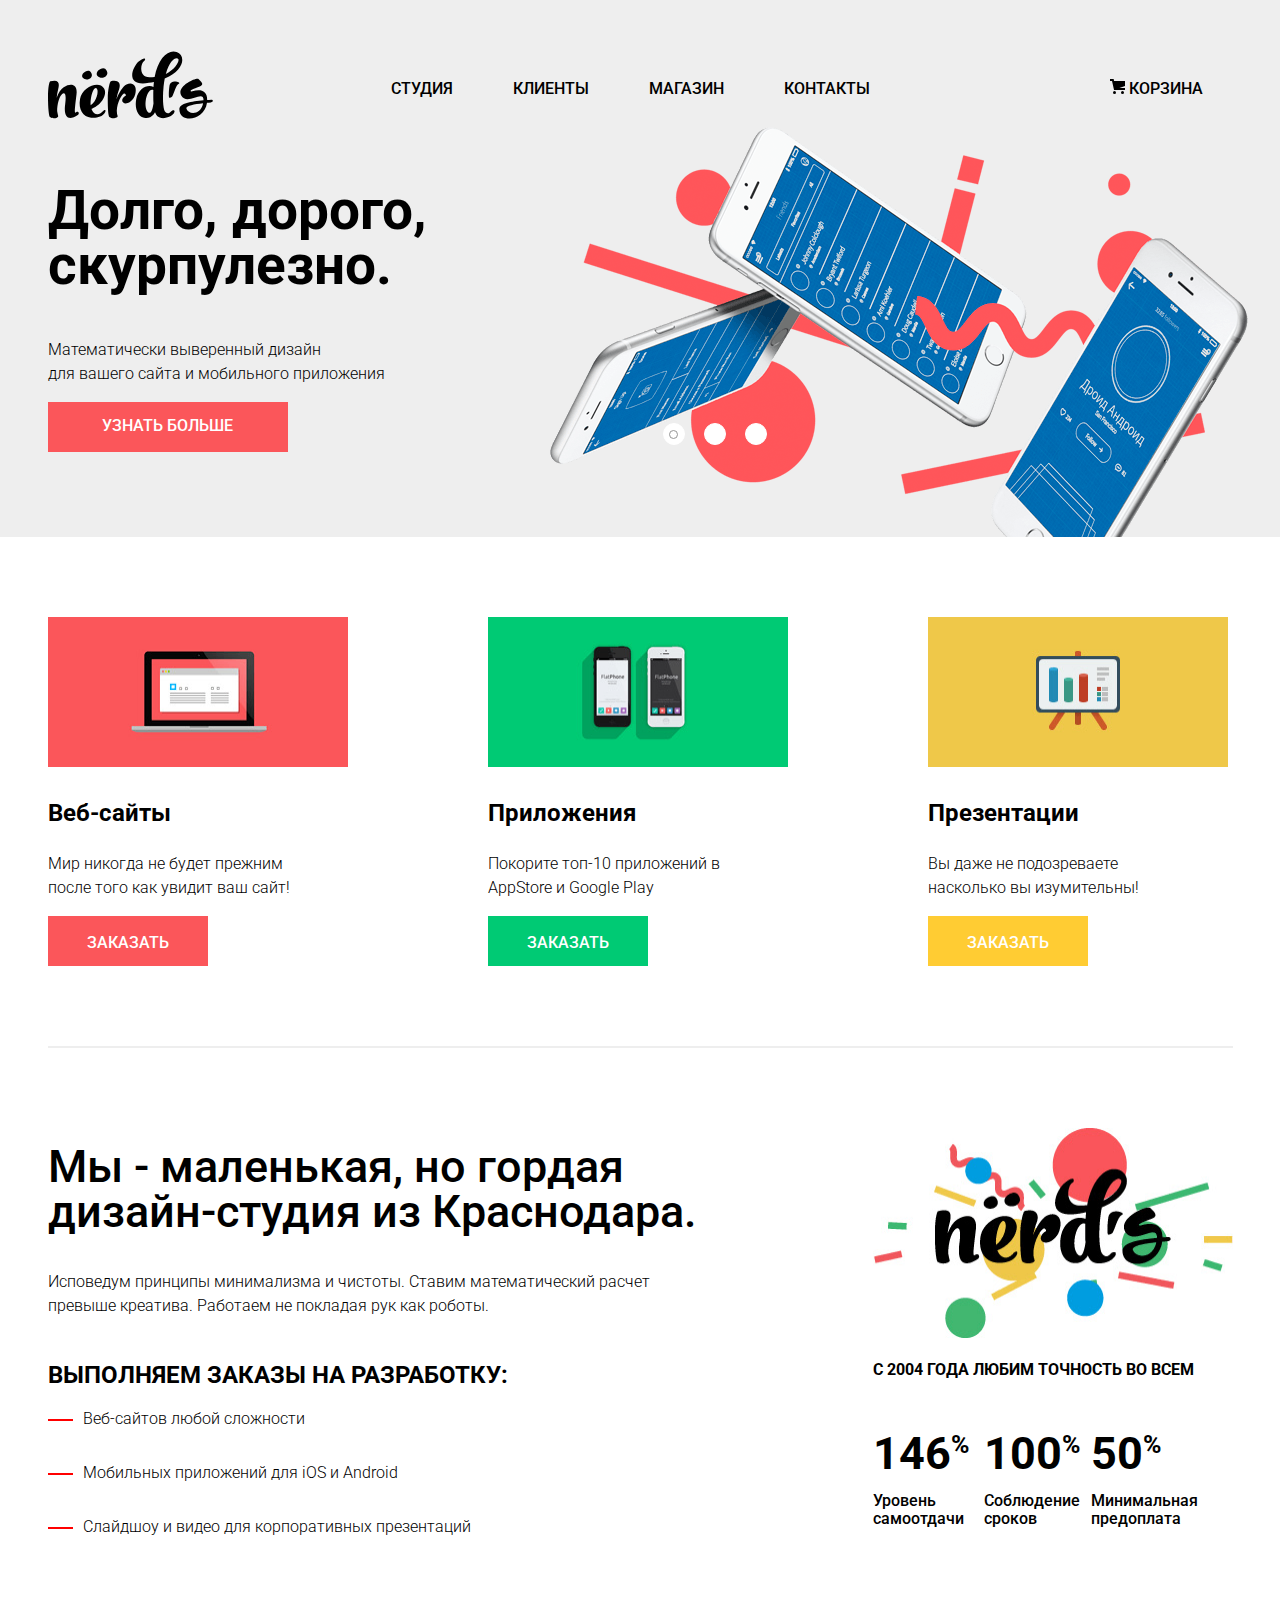
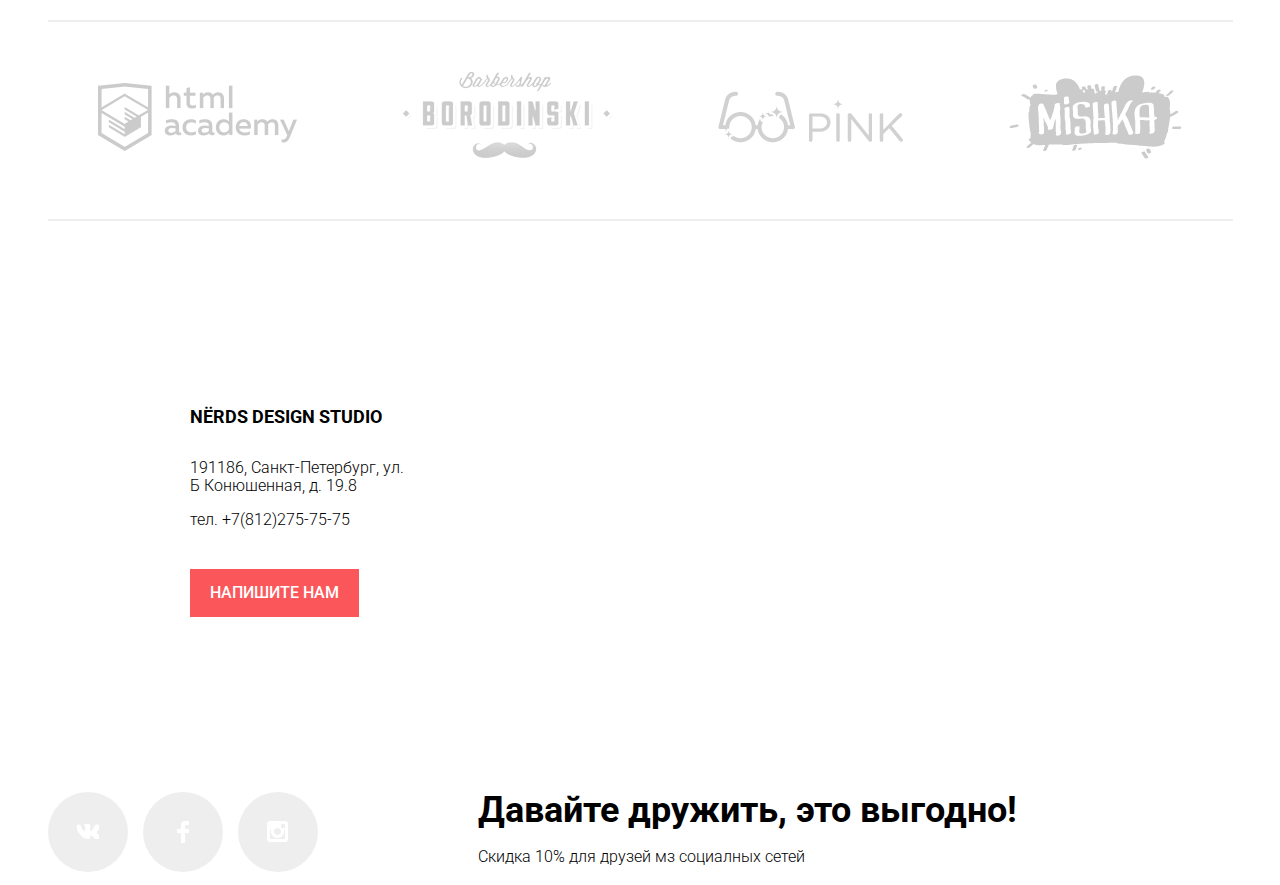
<file: index.html>
<!DOCTYPE html>
<html lang="ru">
<head>
    <meta charset="UTF-8">
    <title>nerds</title>
    <link href="https://fonts.googleapis.com/css?family=Roboto:300,300i,400,400i,500,500i,700,700i&amp;subset=cyrillic" rel="stylesheet">
    <link rel="stylesheet" href="css/style.css"> 
</head>
<body>
        <header class="main_header">
            <nav class="main_navigation container">
                <a><img src="img/nerds-logo.svg" width="165" height="70" alt="наш логотип"> </a>
                <ul class="main_navigation_list">
                    <li class="navigation_item"><a href="studio.html">Студия</a></li>
                    <li class="navigation_item"><a href="customers.html">Клиенты</a></li>
                    <li class="navigation_item"><a href="catalog.html">Магазин</a></li>
                    <li class="navigation_item"><a href="contacts.html">Контакты</a></li>
                </ul>
                <ul class="basket">
                    <li><a href="#"><img src="img/cart-icon.svg"> Корзина</a></li>
                </ul>
            </nav>
           <div class="container">
               <h1 class="visually_hidden">Студия дизайна "Nerd's"</h1>
                <div class="slider">
                   <input type="radio" name="point" id="slide1" checked>
                   <input type="radio" name="point" id="slide2">
                   <input type="radio" name="point" id="slide3">
                   <div class="controls">
                       <label for="slide1"></label>
                       <label for="slide2"></label>
                       <label for="slide3"></label>
                   </div>
                    <div class="slide slide_1">
                        <div class="slide_content">
                            <h2 class="slide_title">Долго, дорого, скурпулезно.</h2>
                            <p class="slide_text">
                                Математически выверенный дизайн <br>
                                 для вашего сайта и мобильного приложения
                            </p>
                        
                        <a class="button slide_button" href="#">Узнать больше</a>
                        </div>
                    </div>
                    
                    <div class="slide slide_2">
                        <div class="slide_content">
                            <h2 class="slide_title">Любим математику как никто другой.</h2>
                            <p class="slide_text">
                                Никакого креатива, только математические формулы  для расчета идеальных формул
                            </p>
                            <a class="button slide_button" href="#">Узнать больше</a>
                        </div>
                    </div>
                    
                    <div class="slide slide_3">
                        <div class="slide_content">
                            <h2 class="slide_title">Только ночь, только хардкор</h2>
                            <p class="slide_text">
                                Работать днем, как все? Мы против этого. Ближе к полуночи работа только начинаеться
                            </p>
                            <a class="button slide_button" href="#">Узнать больше</a>
                        </div>
                    </div>
                </div>
            </div>
        </header>
        <main class="container">
               
                    <section class="services">
                    <h2 class="visually_hidden">Услуги</h2>
                    <ul class="services_list">
                        <li>
                           <img src="img/illustration-1.png" width="300" height="150" alt="сайты">
                            <div class="services_description">
                                <h3>Веб-сайты</h3>
                                <p>Мир никогда не будет прежним после того как увидит ваш сайт!</p>
                            </div>
                            <a class="button button_web" href="#">Заказать</a>
                        </li>
                        <li>
                           <img src="img/illustration-2.png" width="300" height="150" alt="приложения">
                            <div class="services_description">
                                <h3>Приложения</h3>
                                <p>Покорите топ-10 приложений в AppStore и Google Play</p>
                            </div>
                            <a class="button button_apps" href="#">Заказать</a>
                        </li>
                        <li>
                           <img src="img/illustration-3.png" width="300" height="150" alt="Презентации">
                            <div class="services_description">
                                <h3>Презентации</h3>
                                <p>Вы даже не подозреваете насколько вы изумительны!</p>
                            </div>
                            <a class="button button_presentation" href="#">Заказать</a>
                        </li>
                    </ul>
                    
                           </section>
                           <div class="index_column">
                               <div class="column_left">
                                   <p class="motto">
                                                       <b>Мы - маленькая, но гордая дизайн-студия из Краснодара.</b>
                                                       Исповедум принципы минимализма и чистоты. Ставим математический расчет превыше креатива. Работаем не покладая рук как роботы.
                                   </p>
                                   <section class="custom">
                                                       <h2>Выполняем заказы на разработку:</h2>
                                                       <ul class="custom_list">
                                                           <li>Веб-сайтов любой сложности</li>
                                                           <li>Мобильных приложений для iOS и Android</li>
                                                           <li>Слайдшоу и видео для корпоративных презентаций</li>
                                                       </ul>    
                                   </section>
                               </div>
                               
                               <section class="features">
                                                   <img src="img/nerds-illustration.png"  width="360" height="210" alt="лого-2">
                                                   <h2>С 2004 года любим точность во всем</h2>
                                                   <ul class="features_list">
                                                       <li>
                                <b>146<span class="features_symb">%</span></b>
                                <p>Уровень самоотдачи</p>
                                                       </li>
                                                       <li>
                                <b>100<span class="features_symb">%</span></b>
                                <p>Соблюдение сроков</p>
                                                       </li>
                                                       <li>
                                <b>50<span class="features_symb">%</span></b>
                                <p>Минимальная предоплата</p>
                                                       </li>
                                                   </ul>
                               </section>
                           </div>
                           
                           <section class="works">
                                   <h2 class="visually_hidden">Нашы работы</h2>
                    <ul class="works_list">
                        <li class="works_list_item">
                            <a href="#"><img src="img/logo-1.png" alt=""></a> 
                        </li><li class="works_list_item">
                            <a href="#"><img src="img/logo-2.png" alt=""></a> 
                        </li><li class="works_list_item">
                            <a href="#"><img src="img/logo-3.png" alt=""></a> 
                        </li><li class="works_list_item">
                            <a href="#"><img src="img/logo-4.png" alt=""></a> 
                        </li>
                    </ul>
                           </section>
                
    </main>
    <footer class="main_footer">
        
        <div class="map">
            <iframe src="https://www.google.com/maps/embed?pb=!1m18!1m12!1m3!1d1188.3708765075103!2d30.322730786448588!3d59.93888517860278!2m3!1f0!2f0!3f0!3m2!1i1024!2i768!4f13.1!3m3!1m2!1s0x4696310fca5ba729%3A0xea9c53d4493c879f!2z0JHQvtC70YzRiNCw0Y8g0JrQvtC90Y7RiNC10L3QvdCw0Y8g0YPQuy4sIDE5LCDQodCw0L3QutGCLdCf0LXRgtC10YDQsdGD0YDQsywg0KDQvtGB0ZbRjywgMTkxMTg2!5e0!3m2!1suk!2sua!4v1537206661479" width=100% height="415" frameborder="0" style="border:0" allowfullscreen></iframe>
        <section class="contacts">
            <h2>NЁRDS DESIGN STUDIO</h2>
            <p>191186, Санкт-Петербург, ул. Б Конюшенная, д. 19.8</p>
            <p>тел. +7(812)275-75-75</p>
            <a class="button button_write" href="#">Напишите нам</a>
        </section>
        </div>
        <div class="footer_buttom container">
            <ul class="social">
                <li><a href="#">
                <span class="visually_hidden">VK</span></a></li>
                <li><a href="#">
                <span class="visually_hidden">
                Fb</span> 
                </a>
                </li>
                <li><a href="#">
                <span class="visually_hidden">Inst</span> </a></li>
            </ul>
            <div class="friends">
                <b>Давайте дружить, это выгодно!</b>
                <p>Скидка 10% для друзей мз социалных сетей</p>
            </div>
        </div>
    </footer>
    
   <section class="write_us">
            <h2>Напишите нам</h2>
            <form class="write_form" action="" method="post">
                <label class="write_form_input">
                    <span class="form_span">Ваше имя</span>
                    <input type="text" name="name" placeholder="Представтесь пожалуйста">
                </label>
                <label class="write_form_input">
                    <span class="form_span">Ваш e-mail</span>
                    <input type="email" name="email" placeholder="Для отправки ответа">
                </label>
                <p>
                   <label class="write_form_input">
                        <span class="form_span">Текст письма:</span>
                        <textarea name="message" rows="5" placeholder="Для отправки ответа"></textarea>
                    </label>
                </p>
                <button type="submit" class="close">Закрыть</button>
                <button type="submit" class="send">Отправить</button>
            </form>
        </section>
    <script src="js/script.js"></script>
</body>
</html>
</file>
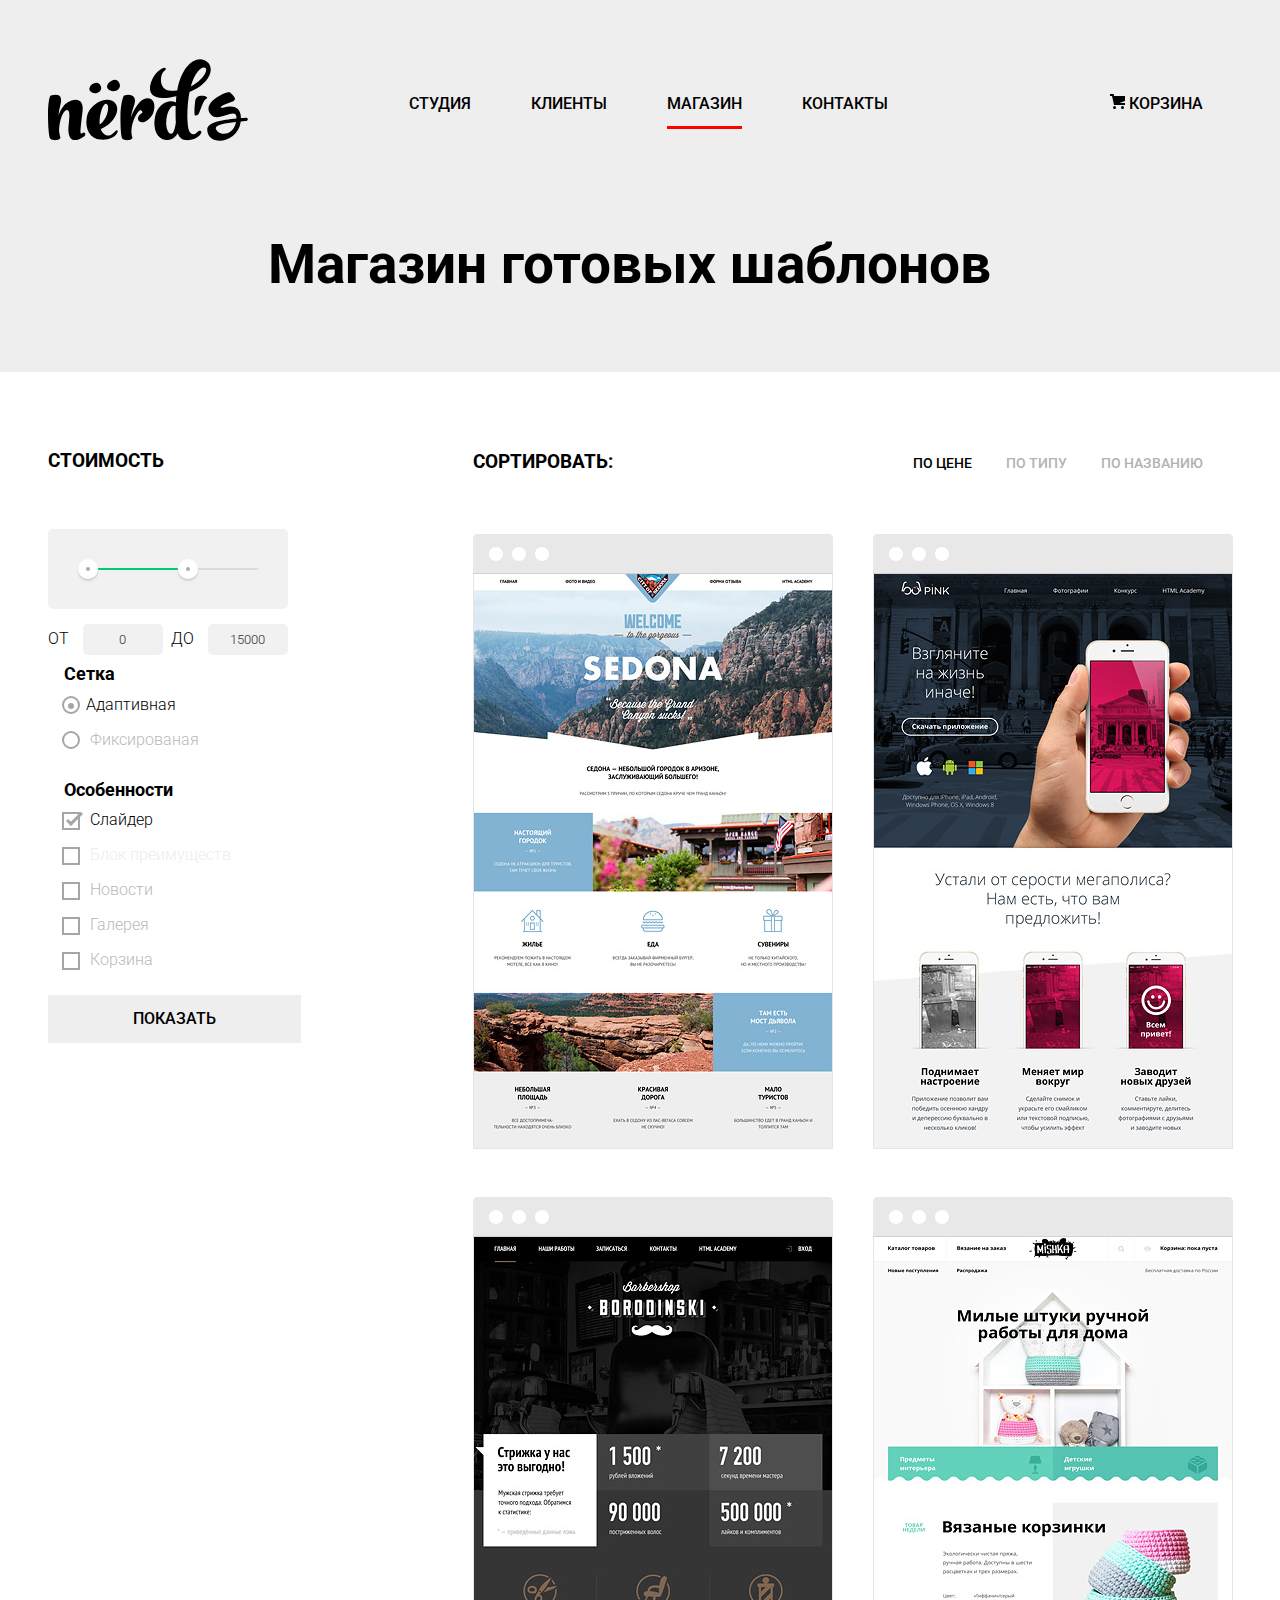
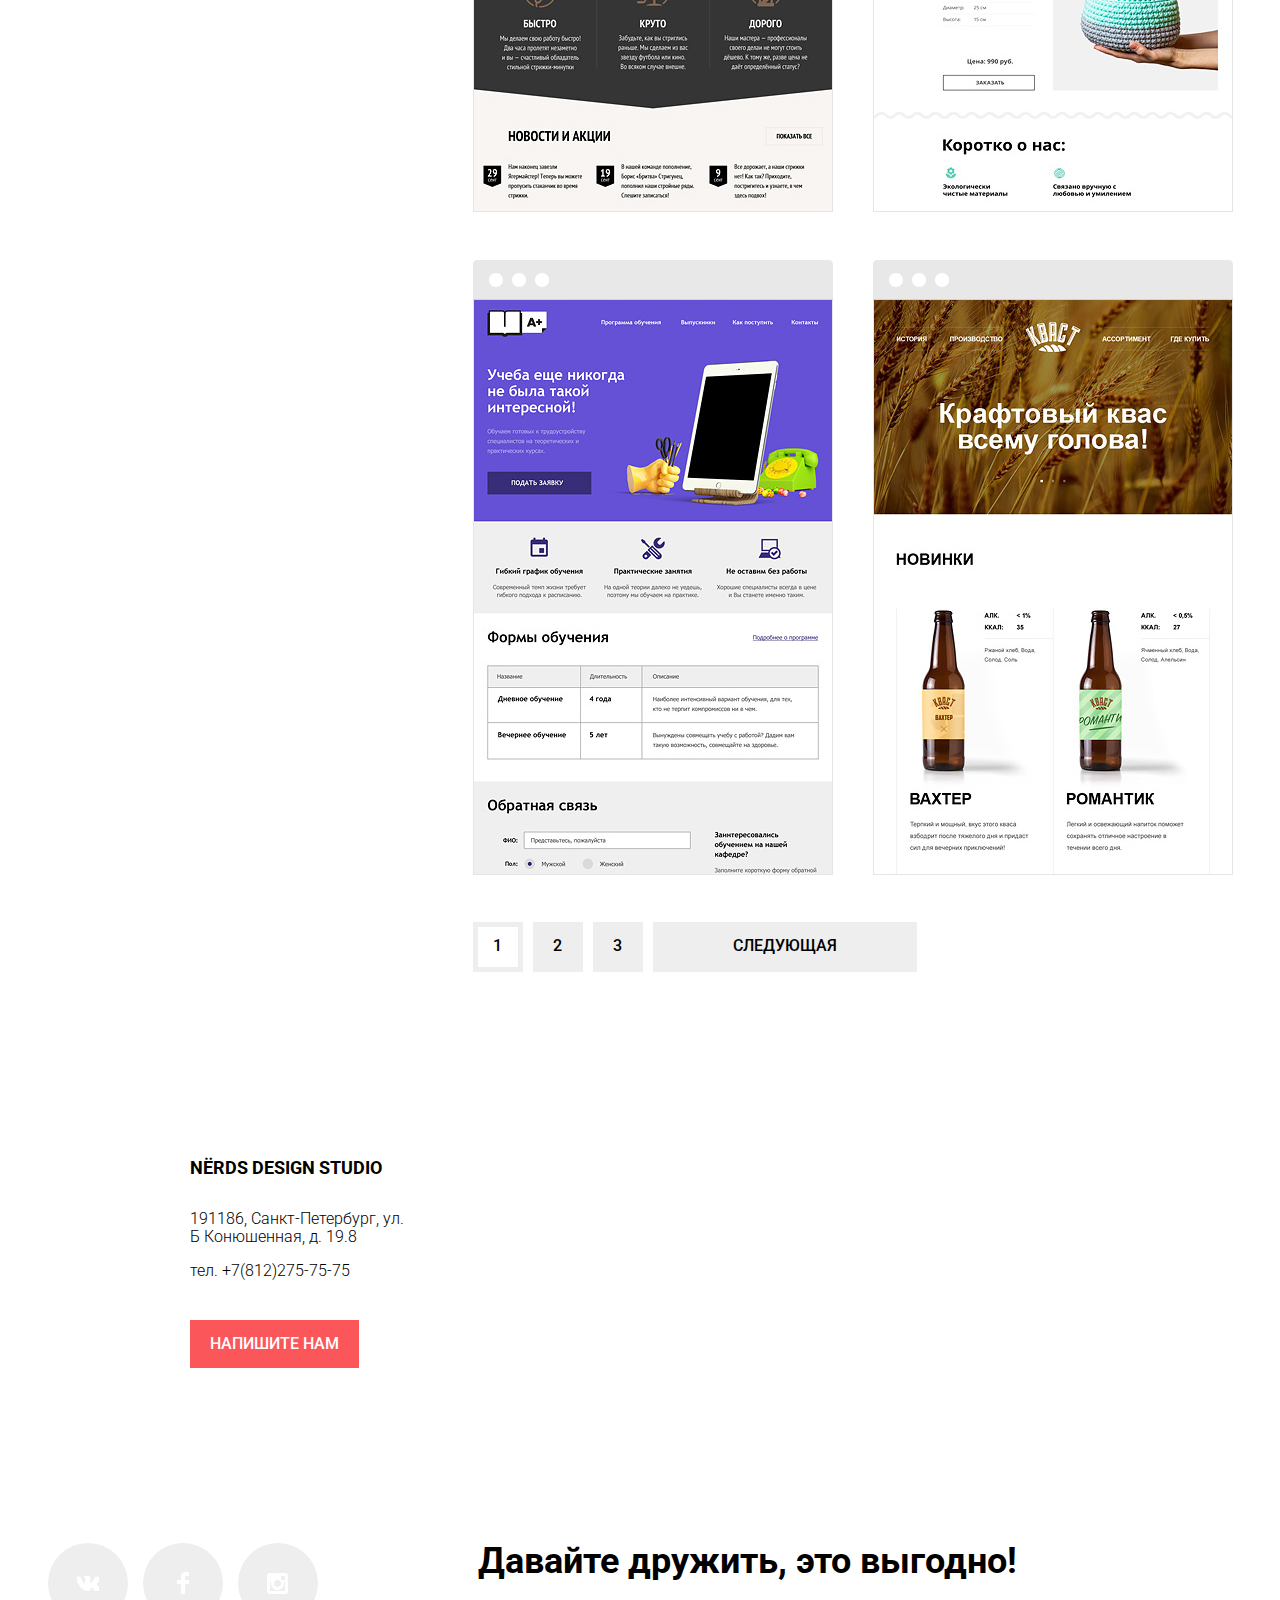
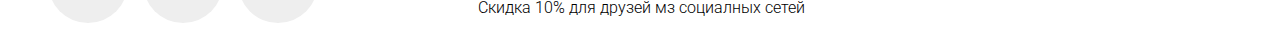
<file: catalog.html>
<!DOCTYPE html>
<html lang="ru">
<head>
    <meta charset="UTF-8">
    <title>nerds</title>
    <link href="https://fonts.googleapis.com/css?family=Roboto:300,300i,400,400i,500,500i,700,700i&amp;subset=cyrillic" rel="stylesheet">
    <link rel="stylesheet" href="css/style.css">
</head>
<body class="inner_page">
    <header class="main_header">
        <nav class="main_navigation container">
            <a href="index.html"><img src="img/nerds-logo.svg" width="200" height="100" alt="наш логотип"> </a>
           <ul class="main_navigation_list">
                <li class="navigation_item"><a href="studio.html">Студия</a></li>
                <li class="navigation_item"><a href="customers.html">Клиенты</a></li>
                <li class="navigation_item navigation_current"><a >Магазин</a></li>
                <li class="navigation_item "><a href="contacts.html">Контакты</a></li>
            </ul>
            <ul class="basket">
                <li><a href="#"><img src="img/cart-icon.svg"> Корзина</a></li>
            </ul>
        </nav>
        <h1 class="page_title container"> Магазин готовых шаблонов</h1>
    </header>
    <main class="container">
        
        <div class="inner_column">
            <section class="filters">
                <h2 class="visually_hidden"></h2>
                <form class="filters_form" action="" method="get">
                   <div class="range_filter">
                   <h3 class="range_title">Стоимость</h3>
                    <div class="range_controls">
                     <div class="scale">
                        <div class="bar" style="margin-left: 0%; width: 60%"></div>
                     </div>
                      <div class="toggle toggle_min"></div>
                      <div class="toggle toggle_max"></div>
                    </div>
                    <div class="price_controls">
                      <label class="min_price">от <input name="min_price" type="text" value="0"></label>
                      <label class="max_price">до <input name="max_price" type="text" value="15000"></label>
                    </div>
                  </div> 
                    <fieldset>
                        <legend class="filters_legend"> Сетка</legend>
                        <ul>
                            <li>
                                <input class="filter_input visually_hidden" type="radio" name="network" value="Adaptive" id="radio1" checked>
                                <label for="radio1" class="filters_radio filters_item"><span>Адаптивная</span>
                                </label>
                            </li>
                            <li>
                                    
                                    <input class="filter_input visually_hidden" type="radio" name="network" value="Fixed" id="radio2">
                                    <label for="radio2" class="filters_radio filters_item">
                                    <span>Фиксированая</span>
                                </label>
                            </li>
                        </ul>
                    </fieldset>
                    <fieldset>
                        <legend class="filters_legend">Особенности</legend>
                        <ul>
                            <li>
                                
                                    <input class="filter_input visually_hidden" type="checkbox" name="Slider" checked id="check1">
                                    <label for="check1" class="filters_check filters_item">
                                    <span>Слайдер</span>
                                </label>
                            </li>
                            <li>
                                    <input class="filter_input visually_hidden" type="checkbox" name="features_block" id="check2" disabled>
                                    <label for="check2" class="filters_check filters_item">
                                    <span>Блок преимуществ</span>
                                </label>
                            </li>
                            <li>
                                    <input class="filter_input visually_hidden" type="checkbox" name="news" id="check3">
                                    <label for="check3" class="filters_check filters_item">
                                    <span>Новости</span>
                                </label>                        
                            </li>
                            <li>
                                    <input class="filter_input visually_hidden" type="checkbox" name="gallery" id="check4">
                                    <label for="check4" class="filters_check filters_item">
                                    <span>Галерея</span>
                                </label>    
                            </li>
                            <li>
                                <input class="filter_input visually_hidden" type="checkbox" name="backet" id="check5">
                                <label for="check5" class="filters_check filters_item">
                                <span>Корзина</span>
                                </label>
                            </li>
                        </ul>
                    </fieldset>
                    <button type="submit" class="button filters_button">Показать</button>
                </form> 
            </section>
            
            <section class="catalog">
            
              <div class="sort">
                  <h3 class="sort_title">Сортировать:</h3>
                  <ul class="sort_list">
                    
                   <li class="sort_option "><a href="#" class="sort_current">По цене</a></li>
                    <li class="sort_option"><a href="#">по типу</a></li> 
                    <li class="sort_option"><a href="#">по названию</a></li>
                    
                   </ul>               
               </div>
            
                <h2 class="visually_hidden">Каталог</h2>
                <ul class="catalog_list">
                    <li class="catalog_item">
                        <img src="img/img-sedona.jpg" alt="sedona">
                        <section class="item_description">
                            <h3>Sedona</h3>
                            <p>Информационный сайт  для туристов</p>
                            <a class="button button_web" href="#">9 900 руб.</a>
                        </section>
                    </li>
                    <li class="catalog_item">
                        <img src="img/img-pink.jpg" alt="pink">
                        <section class="item_description">
                            <h3>Pink App</h3>
                            <p>Продуктовый лендинг приложения для iOS и Android</p>
                            <a class="button button_web" href="#">9 900 руб.</a>
                        </section>
                    </li>
                    <li class="catalog_item">
                        <img src="img/img-barbershop.jpg" alt="barbershop">
                         <section class="item_description">
                            <h3>Pink App</h3>
                            <p>Продуктовый лендинг приложения для iOS и Android</p>
                            <a class="button button_web" href="#">9 900 руб.</a>
                        </section>
                    </li>
                    <li class="catalog_item">
                        <img src="img/img-mishka.jpg" alt="mishka">
                         <section class="item_description">
                            <h3>Pink App</h3>
                            <p>Продуктовый лендинг приложения для iOS и Android</p>
                            <a class="button button_web" href="#">9 900 руб.</a>
                        </section>
                    </li>
                    <li class="catalog_item">
                        <img src="img/img-aplus.jpg" alt="aplus">
                         <section class="item_description">
                            <h3>Pink App</h3>
                            <p>Продуктовый лендинг приложения для iOS и Android</p>
                            <a class="button button_web" href="#">9 900 руб.</a>
                        </section>
                    </li>
                    <li class="catalog_item">
                        <img src="img/img-kvast.jpg" alt="kvast">
                         <section class="item_description">
                            <h3>Pink App</h3>
                            <p>Продуктовый лендинг приложения для iOS и Android</p>
                            <a class="button button_web" href="#">9 900 руб.</a>
                        </section>
                    </li>
                </ul>
                <ul class="pagination_list">
                        <li class="pagination_item current"><a >1</a></li>
                        <li class="pagination_item "><a href="#">2</a></li>
                        <li class="pagination_item"><a href="#">3</a></li>
                        <li class="pagination_item"><a href="#">Следующая</a></li>
                </ul>
            </section>
        </div>
    </main>
    
    
    <footer class="main_footer">
        
        <div class="map">
            <iframe src="https://www.google.com/maps/embed?pb=!1m18!1m12!1m3!1d1188.3708765075103!2d30.322730786448588!3d59.93888517860278!2m3!1f0!2f0!3f0!3m2!1i1024!2i768!4f13.1!3m3!1m2!1s0x4696310fca5ba729%3A0xea9c53d4493c879f!2z0JHQvtC70YzRiNCw0Y8g0JrQvtC90Y7RiNC10L3QvdCw0Y8g0YPQuy4sIDE5LCDQodCw0L3QutGCLdCf0LXRgtC10YDQsdGD0YDQsywg0KDQvtGB0ZbRjywgMTkxMTg2!5e0!3m2!1suk!2sua!4v1537206661479" width=100% height="415" frameborder="0" style="border:0" allowfullscreen></iframe>
        <section class="contacts">
            <h2>NЁRDS DESIGN STUDIO</h2>
            <p>191186, Санкт-Петербург, ул. Б Конюшенная, д. 19.8</p>
            <p>тел. +7(812)275-75-75</p>
            <a class="button button_write" href="#">Напишите нам</a>
        </section>
        </div>
        <div class="footer_buttom container">
            <ul class="social">
                <li><a href="#">
                <span class="visually_hidden">VK</span></a></li>
                <li><a href="#">
                <span class="visually_hidden">
                Fb</span> 
                </a>
                </li>
                <li><a href="#">
                <span class="visually_hidden">Inst</span> </a></li>
            </ul>
            <div class="friends">
                <b>Давайте дружить, это выгодно!</b>
                <p>Скидка 10% для друзей мз социалных сетей</p>
            </div>
        </div>
    </footer>
    
   <section class="write_us">
            <h2>Напишите нам</h2>
            <form class="write_form" action="" method="post">
                <label class="write_form_input">
                    <span class="form_span">Ваше имя</span>
                    <input type="text" name="name" placeholder="Представтесь пожалуйста">
                </label>
                <label class="write_form_input">
                    <span class="form_span">Ваш e-mail</span>
                    <input type="email" name="email" placeholder="Для отправки ответа">
                </label>
                <p>
                   <label class="write_form_input">
                        <span class="form_span">Текст письма:</span>
                        <textarea name="message" rows="5" placeholder="Для отправки ответа"></textarea>
                    </label>
                </p>
                <button type="submit" class="close">Закрыть</button>
                <button type="submit" class="send">Отправить</button>
            </form>
        </section>
    <script src="js/script.js"></script>
</body>
</html>
</file>
<file: css/style.css>
@-webkit-keyframes popup{
    0%{
        -webkit-transform: translateX(-1000px);
                transform: translateX(-1000px);
        -webkit-transform: scale(0.3);
                transform: scale(0.3)
    }
    50{
        -webkit-transform: translateX(-500px);
                transform: translateX(-500px);
        -webkit-transform: scale(0.5);
                transform: scale(0.5)
    }
    100%{
        -webkit-transform: translate(-100px 50px);
                transform: translate(-100px 50px);
        -webkit-transform: scale();
                transform: scale()
    }
}

@keyframes popup{
    0%{
        -webkit-transform: translateX(-1000px);
                transform: translateX(-1000px);
        -webkit-transform: scale(0.3);
                transform: scale(0.3)
    }
    50{
        -webkit-transform: translateX(-500px);
                transform: translateX(-500px);
        -webkit-transform: scale(0.5);
                transform: scale(0.5)
    }
    100%{
        -webkit-transform: translate(-100px 50px);
                transform: translate(-100px 50px);
        -webkit-transform: scale();
                transform: scale()
    }
}

body, html{
    padding: 0;
    margin: 0;
    
    font-family: "Roboto", Arial sans-serif;
    font-size: 16px;
    font-weight: 300;
    line-height: 24px;
}

a{
    text-decoration: none;
    text-transform: uppercase;
    font-weight: 500;
}

.visually_hidden {
  position: absolute;
  clip: rect(0 0 0 0);
  width: 1px;
  height: 1px;
  margin: -1px;
}
.main_header{
    background-color:  #eeeeee;
    margin: 0;
    margin-bottom: 80px;
    
}



.container{
    width: 1185px;
    margin: 0 auto;
    padding: 10 0;
}

.main_header .container{
    margin: 0 auto;
}

main{
    margin-top: 0px;
}

.gray_background{
    background-color:  #eeeeee;
}

.main_header .main_navigation{
    display: -webkit-box;
    display: -ms-flexbox;
    display: flex;
    -webkit-box-pack: start;
        -ms-flex-pack: start;
            justify-content: flex-start;
    -webkit-box-pack: justify;
        -ms-flex-pack: justify;
            justify-content: space-between;
    padding-top: 50px;
    color: #000000;
    background-color: #eeeeee;
}

.main_navigation a:active{
    opacity: 0.3;
}

.main_navigation_list{
    margin: 0;
    padding: 0;
    display: -webkit-box;
    display: -ms-flexbox;
    display: flex;
    -ms-flex-wrap: wrap;
        flex-wrap: wrap;
    -webkit-box-align: center;
        -ms-flex-align: center;
            align-items: center;
    width: 570px;
}



.main_navigation_list,
.basket{
    padding: 0;
    margin: 0;
    list-style: none;
}

.basket {
    display: -webkit-box;
    display: -ms-flexbox;
    display: flex;
    -webkit-box-align: center;
        -ms-flex-align: center;
            align-items: center;
}

.navigation_item a{
    display: block;
    padding: 0;
}

.navigation_item a,
.basket a{
    display: block;
    padding: 10px 30px;
    font-size: 16px;
    line-height: 30px;
    color: #000000;
    margin-bottom: 0px;
}

.navigation_item a:hover,
.basket a:hover,
.navigation_item a:focus,
.basket a:focus{
    color: #fb565a;
}

.navigation_item a:active,
.basket a:active{
    color: #a6a6a6;    
}

.navigation_current a:active,
.navigation_current a:focus,
.navigation_current a:hover{
    color: #000;
}

.navigation_current{
    position: relative;
}

.navigation_current::after{
    content: '';
    position: absolute;
    bottom: 0;
    right: 30px;
    left: 30px;
    height: 3px;
    background-color: red;
    
}

.slider{
    position: relative;
    width: 1200px;
    height: 410px;
}

.slider > input{
    display: none;
}

.slide{
    width: 100%;
    height: 100%;
    display: none;
}

.controls{
    position: absolute;
    bottom: 85px;
    left: 50%;
}

.controls label{
    cursor: pointer;
    display: inline-block;
    position: relative;
    width: 20px;
    height: 20px;
    margin-left: 15px;
    background-color: white;
    border: 1px solid white;
    border-radius: 50%;
}

#slide1:checked ~ .controls label:nth-child(1)::before,
#slide2:checked ~ .controls label:nth-child(2)::before,
#slide3:checked ~ .controls label:nth-child(3)::before{
    content: "";
    position: absolute;
    top: 6px;
    left: 5px;
    height: 7px;
    width: 7px;
    border: 1px solid #959595;
    border-radius: 50%;
}

#slide1:checked ~ .slide_1,
#slide2:checked ~ .slide_2,
#slide3:checked ~ .slide_3{
    display: block;
}

.slide_content{
    width: 520px;
    height: 345px;
    padding-top: 10px;
    padding-bottom: 80px;
}

.slide_title{
    font-size: 55px;
    line-height: 55px;
}

.slide_text{
    font-size: 16px;
    line-height: 24px;
}

.slide_button,
.contacts .button{
    font-size: 16px;
    line-height: 18px;
    color: #ffffff;
    text-align: center;
    background-color: #fb565a;
}

.slider a{
    display: block;
    -webkit-box-sizing: border-box;
            box-sizing: border-box;
    width: 240px;
    height: 50px;
    padding: 15px 20px;
    
}

.slide_button:focus,
.slide_button:hover,
.contacts .button:hover,
.contacts .button:focus{
    background-color: #e74246; 
}

.slide_button:active,
.contacts .button:active{
    color: #e26f72;
    background-color: #d7373b; 
}

.slide_1{
    background-image: url(../img/slide1.png);
    background-repeat: no-repeat;
    background-position: 100% 0%;
}

.slide_2{
    background-image: url(../img/slide2.png);
    background-repeat: no-repeat;
    background-position: 100% 100%;
}

.slide_3{
    background-image: url(../img/slide3.png);
    background-repeat: no-repeat;
    background-position: 100% 100%;
}

.services{
    margin-bottom: 80px;
}

.services_list{
    display: -webkit-box;
    display: -ms-flexbox;
    display: flex;
    -webkit-box-pack: justify;
        -ms-flex-pack: justify;
            justify-content: space-between;
    margin: 0;
    padding: 0;
    list-style: none;
}

.services_list li{
    width: 305px;
}

.services_description{
    margin: 0;
    padding: 0;
    width: 260px;
}

.services_list h3{
    font-size: 24px;
    line-height: 30px;
}

.services .button{
    color: #ffffff;
    text-align: center;
}

.services a{
    display: block;
    -webkit-box-sizing: border-box;
            box-sizing: border-box;
    width: 160px;
    height: 50px;
    padding: 15px 20px;
}

.button_web{
    background-color: #fb565a;
}

.button_web:hover,
.button_web:focus{
    background-color: #e74246;
}

.button_web:active{
    background-color: #d7373b;
    -webkit-box-shadow: 0px 3px 10px 0px black inset;
            box-shadow: 0px 3px 10px 0px black inset;
}

.button_apps{
    background-color: #00ca74;
}

.button_apps:hover,
.button_apps:focus{
    background-color: #00bc6c;
}

.button_apps:active{
    background-color: #00aa62;
    -webkit-box-shadow: 0px 3px 10px 0px black inset;
            box-shadow: 0px 3px 10px 0px black inset;
}

.button_presentation{
    background-color: #ffcc33;
}

.button_presentation:hover,
.button_presentation:focus{
    background-color: #eab534;
}

.button_presentation:active{
    background-color: #e5a722;
    -webkit-box-shadow: 0px 3px 10px 0px black inset;
            box-shadow: 0px 3px 10px 0px black inset;
}
.index_column{
    display: -webkit-box;
    display: -ms-flexbox;
    display: flex;
    -webkit-box-pack: justify;
        -ms-flex-pack: justify;
            justify-content: space-between;
    border-top: 2px solid #eee;
    padding-top: 80px;
}

.column_left{
    width: 660px;
}

.features{
    width: 360px;
}

.motto b{
    display: block;
    margin: 0;
    margin-bottom: 36px;
    font-size: 45px;
    font-weight: 500;
    line-height: 45px;
}

.custom{
    margin-top: 45px;
}

.custom_list{
    margin: 0;
    padding: 0;
    list-style: inside none;
}

.custom_list li:not(:nth-child(1)){
    padding-top: 30px;
}

.custom_list li::before{
    content: "";
    display: inline-block;
    vertical-align: middle;
    margin-right: 10px;
    width: 25px;
    height: 2px;
    background-color: red;
}

.custom h2{
    text-transform: uppercase;
}

.features h2{
    text-transform: uppercase;
    font-weight:700;
    font-size: 16px;
    line-height: 24px;
    padding-bottom: 44px
}

.features_list{
    margin: 0px;
    padding: 0px;
    display: -webkit-box;
    display: -ms-flexbox;
    display: flex;
    list-style: none;
}

.features b{
    font-size: 45px;
    font-weight: 700;
    line-height: 10.06px;
}

.features_symb{
    vertical-align: super; 
    font-size: 25px;
}

.features p{
    font-weight: 500;
    line-height: 18px;
}

.works{
    margin-top: 76px;
    margin-bottom: 76px;
    border-top: 2px solid #eee;
    border-bottom: 2px solid #eee;

    padding: 50px;
}

.works_list{
    margin: 0;
    padding: 0;
    list-style: none;
    display: -webkit-box;
    display: -ms-flexbox;
    display: flex;
    -webkit-box-pack: justify;
        -ms-flex-pack: justify;
            justify-content: space-between;
    -webkit-box-align: center;
        -ms-flex-align: center;
            align-items: center
}

.works_list li{
    opacity: 0.2;
}

.works_list li:focus,
.works_list li:hover {
    opacity: 1;
}

.works_list li:active{
    opacity: 0.1;
}

.contacts{
    background-color: #FFFFFF;
}

.contacts h2{
    font-size: 18px;
    line-height: 30px;
    font-weight: 700;
}

.contacts p{
    line-height: 18px;
}

.footer_buttom{
    display: -webkit-box;
    display: -ms-flexbox;
    display: flex;
    -webkit-box-pack: start;
        -ms-flex-pack: start;
            justify-content: flex-start;
    margin-top: 80px;
}


.social{
    display: -webkit-box;
    display: -ms-flexbox;
    display: flex;
    margin: 0;
    padding: 0;
    margin-right: 145px;
    list-style: none;
}

.social li{
    display: -webkit-box;
    display: -ms-flexbox;
    display: flex;
    background-color: #eee;
    -webkit-box-pack: center;
        -ms-flex-pack: center;
            justify-content: center;
    -webkit-box-align: center;
        -ms-flex-align: center;
            align-items: center;
    width: 80px;
    height: 80px;
    margin-right:  15px;
    border-radius: 50%;
}

.social a{
    display: block;
    width: 22px;
    height: 22px;
    background-repeat: no-repeat;
    background-position: center;
}

.social li:nth-of-type(1) a{
    background-image: url(../img/vk-icon.png);
}

.social li:nth-of-type(2) a{
    background-image: url(../img/fb-icon.png)
}

.social li:nth-of-type(3) a{
    background-image: url(../img/insta-icon.png);
}

.social li:hover,
.social li:focus{
    background-color: #e74246;
}

.social li:active{
    background-color: #d7373b;
}

.social li:active a{
    opacity: 0.2;
}

.friends b{
    font-size: 36px;
    font-weight: 700;
    line-height: 36px;
}

.write_us{
    position: fixed;
    top: 120px;
    left: 25%;
    -webkit-box-sizing: border-box;
            box-sizing: border-box;
    width: 965px;
    height: 595px;
    right: auto;
    background-color: #fff;
    padding: 75px 85px;
    -webkit-box-shadow: 0px 10px 15px 10px rgba(0,0,0,0.3);
            box-shadow: 0px 10px 15px 10px rgba(0,0,0,0.3);
    display: none;
}

.write_us h2{
    font-size: 45px;
    line-height: 45px;
    font-weight: 500;
}

.write_us span{
    font-weight: 700;
    line-height: 18px;
}

.write_us input,
.write_us textarea{
    display: block;
    font: inherit;
    border: 2px solid #d7dcde;
}

.write_form{
    display: -webkit-box;
    display: -ms-flexbox;
    display: flex;
    -ms-flex-wrap: wrap;
        flex-wrap: wrap;
    -webkit-box-pack: justify;
        -ms-flex-pack: justify;
            justify-content: space-between;
    width: 765px;
}

.write_us input{
    width: 360px;
}


.write_us textarea{
    width: 760px;
    height: 115px;
}

.write_us input:hover,
.write_us textarea:hover{
    border-color: #b4b9bb;
}

.write_us input:focus,
.write_us textarea:focus{
    border-color: #000000;
    outline: none;
}

.write_us input:invalid,
.write_us textarea:invalid{
    border-color: #e74246
}

.write_us .close{
    position: absolute;
    top: 90px;
    right: 105px;
    font-size: 0;
    width: 25px;
    height: 25px;
    background-color: transparent;
    background-image: url(../img/close-cross.svg);
    background-repeat: no-repeat;
    opacity: 0.5;
    border: none;
    background-position: 0 0;
    cursor: pointer;
}

.write_us .close:hover,
.write_us .close:focus{
    opacity: 1;
}

.write_us .close:active{
    opacity: 0.1;
}

.write_us .send,
.filters_button{
    font: inherit;
    font-size: 16px;
    line-height: 18px;
    color: #fff;
    border: none;
    text-transform: uppercase;
    background-color: #fb565a;
    padding: 15px 85px;
}

.write_us .send:hover,
.write_us .send:focus,
.filters_button:hover,
.filters_button:focus{
    background-color: #e74246;
}

.write_us .send:active,
.filters_button:active{
    background-color: #d7373b;
    -webkit-box-shadow: 0px 3px 10px 0px rgba(0, 0, 0, 0.3) inset;
            box-shadow: 0px 3px 10px 0px rgba(0, 0, 0, 0.3) inset
}

/*inner page!!*/

.inner_page h1{
    display: block;
    -webkit-box-sizing: border-box;
            box-sizing: border-box;
    color: #000000;
    font-size: 55px;
    line-height: 55px;
    padding: 80px;
    padding-left: 220px;
    padding-right: 220px;
    background-color: #eeeeee;
}

.inner_page .main_header{
    margin-bottom: 59px;
}

.inner_column{
    display: -webkit-box;
    display: -ms-flexbox;
    display: flex;
    -webkit-box-pack: justify;
        -ms-flex-pack: justify;
            justify-content: space-between;
}

.filters{
    margin-top: 20px;
    line-height: 20px;
}

.filters fieldset{
    border: none;
}

.filters ul{
    margin: 0;
    padding: 0;
    list-style: none;
}

.filters .filters_legend{
    font-size: 18px;
    font-weight: 700;
    line-height: 30px;
}



.filters li{
    margin-bottom: 15px;
}

.filters_item{
    color: #b8b8b8;
    position: relative;
}

.filters_radio::before{
    content: "";
    display: inline-block;
    position: relative;
    padding: 0;
    margin: 0;
    width: 14px;
    height: 14px;
    background-color: #fff;
    border: 2px solid #a6a6a6;
    vertical-align: middle;
    border-radius: 50%;
    margin-right: 6px;
}

.filter_input[type="radio"]:checked ~ label::after{
    content: "";
    position: absolute;
    width: 6px;
    top: 8px;
    left: 6px;
    height: 6px;
    border-radius: 50%;
    background-color: #a6a6a6;
}

.filters_check::before{
    content: "";
    display: inline-block;
    position: relative;
    padding: 0;
    margin: 0;
    width: 14px;
    height: 14px;
    background-color: #fff;
    border: 2px solid #a6a6a6;
    vertical-align: middle;
    margin-right: 6px;
}

.filter_input[type="checkbox"]:checked ~ label::after{
    content: "";
    position: absolute;
    width: 4px;
    top: -1px;
    left: 9px;
    height: 14px;
    border-bottom: 3px solid #a6a6a6;
    border-right: 3px solid #a6a6a6;
    -webkit-transform: rotate(45deg);
        -ms-transform: rotate(45deg);
            transform: rotate(45deg);
}

.filter_input:checked+label{
    color: #000000;
}

.filter_input:disabled + label{
    color: #ededed;
}



.filters_button{
    color: #000;
    background-color: #eeeeee;
    text-transform: uppercase;
    line-height: 18px;
    font-family: "Roboto", Arial, sans-serif;
    font-weight: 500;
    text-align: center;
}

.filters_button:hover,
.filters_button:focus{
    background-color: #dfdfdf;
    outline: none;
}

.filters_button:active{
    color: #959595;
    
}

.catalog_list{
    display: -webkit-box;
    display: -ms-flexbox;
    display: flex;
    -ms-flex-wrap: wrap;
        flex-wrap: wrap;
    width: 760px;
    -webkit-box-pack: justify;
        -ms-flex-pack: justify;
            justify-content: space-between;
}

.catalog_list{
    margin: 0;
    padding: 0;
    
    list-style: none;
}

.catalog_item{
    position: relative;
    width: 360px;
    margin-right: 20px;
    padding-bottom: 0px;
    padding-top: 40px;
    margin-bottom: 40px;
}

.catalog_item:hover{
    
    -webkit-box-shadow: 0px 5px 15px 0px grey;
    
            box-shadow: 0px 5px 15px 0px grey;
}

.catalog_item::before{
    content: "";
    width: 100%;
    height: 40px;
    position: absolute;
    top: 1px;
    background-image: url(../img/browser.svg);
    opacity: 0.12;
}

.item_description{
    position: absolute;
    -webkit-box-sizing: border-box;
            box-sizing: border-box;
    bottom: 0px;
    width: inherit;
    padding: 65px;
    padding-top: 30px;
    padding-bottom: 40px;
    background-color: #eee;
    
    display: none;
}



.catalog_item:hover .item_description{
    display: block;
}

.item_description h3{
    padding: 0;
    margin: 0;
    font-size: 18px;
    line-height: 30px;
    text-align: center;
    text-transform: uppercase;
}

.item_description p{
    margin: 20px 0px;
    padding: 0px;
    text-align: center;   
}

.item_description a{
    display: inline-block;
    color: #fff;
    text-align: center;
    padding: 17px 60px;
    margin-left: 15px;
}

.item_description a:hover{
    background-color: #e74246;
}

.item_description a:active{
    background-color: #d7373b;
    -webkit-box-shadow: 0px 3px 10px 0px black inset;
            box-shadow: 0px 3px 10px 0px black inset;
}

.catalog_item:hover::before{
    opacity: 1;
}

.catalog_item:nth-child(2n){
    margin-right: 0px;
}

.pagination_list{
    margin: 0;
    padding: 0;
    display: -webkit-box;
    display: -ms-flexbox;
    display: flex;
    list-style: none;
   
}

.pagination_list a{
    padding: 0;
    margin: 0;
    display: inline-block;
    -webkit-box-sizing: border-box;
            box-sizing: border-box;
     color: #000000;
    line-height: 18px;
    background-color: #eeeeee;
    text-align: center;
    padding-top: 15px;
    margin-right: 10px;
    min-width: 50px;
    height: 50px;
}

.pagination_list .current a,
.pagination_list .current:hover a,
.pagination_list .current:focus a,
.pagination_list .current:active a{
    border: 5px solid #eee;
    padding-top: 10px;
    background-color: #fff;
}

.pagination_list a:hover,
.pagination_list a:focus{
    background-color: #dfdfdf;
}

.pagination_list a:active{
     color: #959595;
   
}

.pagination_list li:last-of-type a{
    padding: 15px 80px;
}

.pagination_item_current a,
.pagination_item_current a:active,
.pagination_item_current a:hover,
.pagination_item_current a:focus{
    background-color: #ffffff;
    border: 1px solid #eeeeee;
}

.map{
    margin: 0;
    padding: 0;
    margin-bottom: 75px;
    position: relative;
    width: 100%;
    height: 415px;
}

.main_footer .contacts{
    position: absolute;
    top: 55px;
    left: 135px;
    -webkit-box-sizing: border-box;
            box-sizing: border-box;
    width: 325px;
    height: 310px;
    padding: 50px 55px;
}

.conatacts p{
    font-size: 16px;
    line-height: 18px;
    margin: 20px 0px;
    text-align: center;
}



.contacts h2{
    margin: 0;
    padding: 0;
    font-size: 18px;
    line-height: 30px;
    margin-bottom: 27px;
}

.button_write{
    -webkit-box-sizing: border-box;
            box-sizing: border-box;
    display: inline-block;
    padding: 15px 20px;
    margin-top: 24px;
}

.modal_show{
    display: block;
    -webkit-animation-name: popup;
            animation-name: popup;
    -webkit-animation-duration: 1s;
            animation-duration: 1s;
}

.inner_page main{
    margin-bottom: 76px;
}

.range_filter {
  width: 240px; 
    
  text-transform: uppercase;
}

.range_title{
    margin-top: 0px;
    margin-bottom: 58px;
}

.range_controls{
    position: relative;
    height: 80px;
    margin-bottom: 15px;
    padding: 0 30px;
    background: #f1f1f1;
    border-radius: 5px;
    overflow: hidden;
}

.range_controls .scale{
    margin-top: 39px;
    height: 2px;
    background-color: #d7dcde;
}

.range_controls .bar{
    height: 2px;
    background-color: #00ca74;
}

.range_controls .toggle{
    position: absolute;
    top:30px;
    left: 30px;
    width: 4px;
    height: 4px;
    border: 8px solid white;
    background-color: #ababab;
    cursor: pointer;
    border-radius: 50%;
    -webkit-box-shadow: 0 2px 2px 0 #cfcfcf;
            box-shadow: 0 2px 2px 0 #cfcfcf;
}

.range_controls .toggle_max{
    left: 130px;
}

.price_controls{
    position: relative;
    height: 35px
}

.price_controls input{
    width: 60px;
    padding: 8px 10px;
    margin-left: 10px;
    border: none;
    background: #f1f1f1;
    font-family: inherit;
    font-weight: 300;
    font-style: normal;
    text-align: center;
    color: #283136;
    border-radius: 5px;
}

.price_controls .min_price{
    position: absolute;
    left: 0px;
    margin-right: 14px;
}

.price_controls .max_price{
    position: absolute;
    right: 0px;
}

.sort{
    display: -webkit-box;
    display: -ms-flexbox;
    display: flex;
    -webkit-box-align: center;
        -ms-flex-align: center;
            align-items: center;
    -webkit-box-pack: justify;
        -ms-flex-pack: justify;
            justify-content: space-between;
    align-items: center;
    
    margin-bottom: 58px;
    
}

.sort_title{
    margin-bottom: 0;
    text-transform: uppercase;
}

.sort_list{
    padding: 0;
    margin: 0;
    margin-top: 20px;
    list-style: none;
}
.sort_list a{
    color: #b2b2b2;
}

.sort_list .sort_option{
    font-size: 14px;
    line-height: 18px;
    display: inline-block;
    margin-right: 30px;
    text-transform: uppercase;
}

.sort_list .sort_current{
    color: black;
}
</file>
